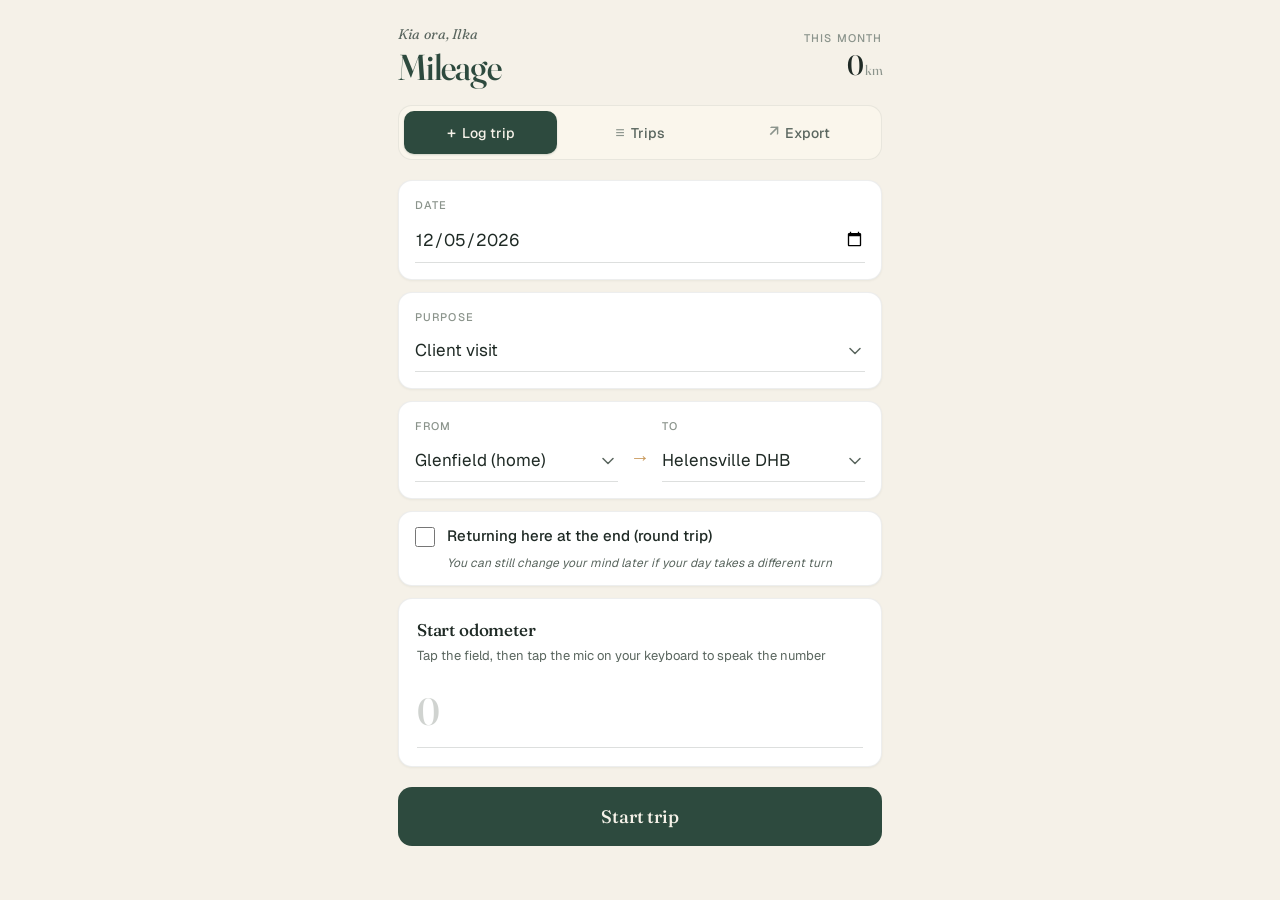
<file: index.html>
<!DOCTYPE html>
<html lang="en">
<head>
  <meta charset="UTF-8" />
  <meta name="viewport" content="width=device-width, initial-scale=1.0, viewport-fit=cover, user-scalable=no" />
  <meta name="theme-color" content="#2d4a3e" />
  <meta name="apple-mobile-web-app-capable" content="yes" />
  <meta name="apple-mobile-web-app-status-bar-style" content="black-translucent" />
  <meta name="apple-mobile-web-app-title" content="Mileage" />
  <link rel="manifest" href="manifest.json" />
  <link rel="apple-touch-icon" href="icon-192.png" />
  <link rel="stylesheet" href="styles.css" />
  <title>Mileage</title>
</head>
<body>
  <div class="app">

    <header class="header">
      <div class="header-inner">
        <div>
          <p class="kia-ora">Kia ora, Ilka</p>
          <h1 class="logo">Mileage</h1>
        </div>
        <div class="month-stat">
          <p class="month-label" id="month-label">This month</p>
          <p class="month-total" id="month-total">0<span class="km-unit">km</span></p>
        </div>
      </div>
    </header>

    <nav class="tabs" role="tablist">
      <button class="tab active" data-tab="log" role="tab" aria-selected="true">
        <span class="tab-icon">+</span>
        <span>Log trip</span>
      </button>
      <button class="tab" data-tab="trips" role="tab" aria-selected="false">
        <span class="tab-icon">≡</span>
        <span>Trips</span>
      </button>
      <button class="tab" data-tab="export" role="tab" aria-selected="false">
        <span class="tab-icon">↗</span>
        <span>Export</span>
      </button>
    </nav>

    <main class="view active" id="view-log" role="tabpanel">

      <!-- TRIP IN PROGRESS BANNER -->
      <div class="trip-in-progress" id="trip-in-progress" hidden>
        <div class="tip-header">
          <div class="tip-pulse"></div>
          <p class="tip-label">Trip in progress</p>
        </div>
        <p class="tip-route" id="tip-route">—</p>
        <p class="tip-legs" id="tip-legs" hidden></p>
        <div class="tip-stats">
          <div class="tip-stat">
            <span class="tip-stat-label">Started</span>
            <span class="tip-stat-value" id="tip-started">—</span>
          </div>
          <div class="tip-stat">
            <span class="tip-stat-label" id="tip-odo-label">Start odo</span>
            <span class="tip-stat-value" id="tip-current-odo">—</span>
          </div>
        </div>
      </div>

      <!-- START TRIP FORM -->
      <div class="form-section" id="start-form">
        <div class="card">
          <label class="field-label">Date</label>
          <input type="date" id="trip-date" class="input input-date" />
        </div>

        <div class="card">
          <label class="field-label">Purpose</label>
          <select id="trip-purpose" class="input input-select"></select>
          <div class="custom-field" id="custom-purpose-wrap" hidden>
            <input type="text" id="custom-purpose" class="input input-custom" placeholder="Type or speak the purpose" autocomplete="off" />
            <p class="custom-hint">This will be saved for next time</p>
          </div>
        </div>

        <div class="card card-route">
          <div class="route-row">
            <label class="field-label">From</label>
            <select id="trip-from" class="input input-select"></select>
            <div class="custom-field" id="custom-from-wrap" hidden>
              <input type="text" id="custom-from" class="input input-custom" placeholder="Type or speak from where" autocomplete="off" />
            </div>
          </div>
          <div class="route-divider">
            <span class="route-arrow">→</span>
          </div>
          <div class="route-row">
            <label class="field-label">To</label>
            <select id="trip-to" class="input input-select"></select>
            <div class="custom-field" id="custom-to-wrap" hidden>
              <input type="text" id="custom-to" class="input input-custom" placeholder="Type or speak destination" autocomplete="off" />
            </div>
          </div>
        </div>

        <div class="card card-roundtrip">
          <label class="checkbox-row">
            <input type="checkbox" id="round-trip-check" class="checkbox" />
            <span class="checkbox-label">Returning here at the end (round trip)</span>
          </label>
          <p class="checkbox-hint">You can still change your mind later if your day takes a different turn</p>
        </div>

        <div class="card card-odometer">
          <p class="card-title">Start odometer</p>
          <p class="card-hint" id="start-odo-hint">Tap the field, then tap the mic on your keyboard to speak the number</p>
          <input type="text" inputmode="text" id="odo-start" class="input input-odo-big" placeholder="0" autocomplete="off" autocorrect="off" />

          <div class="reason-wrap" id="reason-wrap" hidden>
            <label class="field-label">Why is this different?</label>
            <select id="reason-select" class="input input-select">
              <option value="">Pick a reason</option>
              <option>Someone else drove the vehicle</option>
              <option>Personal use</option>
              <option>Forgot to log a previous trip</option>
              <option>Vehicle was serviced</option>
              <option>Other</option>
            </select>
            <input type="text" id="reason-other" class="input input-custom" placeholder="Explain" autocomplete="off" hidden />
          </div>
        </div>

        <button class="btn-save" id="btn-start-trip">
          Start trip
        </button>
      </div>

      <!-- FINISH / ADD STOP FORM -->
      <div class="form-section" id="finish-form" hidden>
        <div class="card card-odometer">
          <p class="card-title" id="finish-odo-title">End odometer</p>
          <p class="card-hint">Tap the field, then tap the mic on your keyboard to speak the number</p>
          <input type="text" inputmode="text" id="odo-end" class="input input-odo-big" placeholder="0" autocomplete="off" autocorrect="off" />

          <div class="distance-display" id="distance-display">
            <span class="distance-label" id="distance-label">Distance</span>
            <span class="distance-value" id="distance-value">—</span>
          </div>
        </div>

        <!-- Add stop section (shown when adding a stop, not finishing) -->
        <div class="card" id="add-stop-form" hidden>
          <label class="field-label">Next destination</label>
          <select id="next-to" class="input input-select"></select>
          <div class="custom-field" id="custom-next-to-wrap" hidden>
            <input type="text" id="custom-next-to" class="input input-custom" placeholder="Type or speak destination" autocomplete="off" />
          </div>
        </div>

        <button class="btn-save" id="btn-finish-trip">
          Finish trip
        </button>

        <button class="btn-secondary" id="btn-add-stop">
          Add a stop instead
        </button>

        <button class="btn-cancel" id="btn-cancel-trip">
          Cancel this trip
        </button>
      </div>

      <div class="toast" id="toast"></div>

    </main>

    <main class="view" id="view-trips" role="tabpanel">
      <div class="trips-header">
        <h2>All trips</h2>
        <p class="trips-summary" id="trips-summary">0 trips logged</p>
      </div>
      <div class="trips-list" id="trips-list"></div>
    </main>

    <main class="view" id="view-export" role="tabpanel">
      <div class="card">
        <h2 class="export-title">Send your log</h2>
        <p class="export-blurb">Pick a month and choose how to send it. The spreadsheet is sorted by date, ready to hand over.</p>

        <label class="field-label">Month</label>
        <select id="export-month" class="input input-select"></select>

        <p class="export-preview" id="export-preview"></p>

        <button class="btn-export" id="btn-csv">
          <span class="btn-export-label">Download spreadsheet</span>
          <span class="btn-export-sub">CSV — opens in Excel or Numbers</span>
        </button>

        <button class="btn-export btn-export-secondary" id="btn-email">
          <span class="btn-export-label">Email to Vikram</span>
          <span class="btn-export-sub">Opens your mail app with it ready to go</span>
        </button>
      </div>

      <div class="card">
        <p class="card-title">Saved custom destinations</p>
        <p class="card-hint">Places you've added with "Other". Tap × to remove any you don't need anymore.</p>
        <div id="customs-list" class="customs-list"></div>
      </div>

      <div class="card card-danger">
        <p class="card-title">Clear all data</p>
        <p class="card-hint">This wipes every trip from this phone. There's no backup.</p>
        <button class="btn-danger" id="btn-clear">Clear everything</button>
      </div>
    </main>

  </div>

  <script src="app.js"></script>
</body>
</html>
</file>
<file: styles.css>
/* ============================================
   Mileage — warm, grounded, calm
   Designed for one-handed use on iPhone
   ============================================ */

@import url('https://fonts.googleapis.com/css2?family=Fraunces:opsz,wght@9..144,400;9..144,500;9..144,600&family=Geist:wght@400;500;600&display=swap');

:root {
  --bg: #f5f1e8;
  --bg-card: #ffffff;
  --bg-elevated: #faf6ec;
  --ink: #1f2a25;
  --ink-soft: #5a665f;
  --ink-faint: #8b948c;
  --moss: #2d4a3e;
  --moss-light: #e8efe9;
  --rust: #b8593a;
  --gold: #c89758;
  --line: rgba(31, 42, 37, 0.08);
  --line-strong: rgba(31, 42, 37, 0.15);
  --danger: #a04040;
  --shadow-soft: 0 1px 3px rgba(31, 42, 37, 0.04), 0 1px 2px rgba(31, 42, 37, 0.02);
  --radius: 14px;
  --radius-lg: 20px;
}

* {
  box-sizing: border-box;
  -webkit-tap-highlight-color: transparent;
}

html, body {
  margin: 0;
  padding: 0;
  background: var(--bg);
  color: var(--ink);
  font-family: 'Geist', -apple-system, BlinkMacSystemFont, sans-serif;
  font-size: 16px;
  line-height: 1.5;
  -webkit-font-smoothing: antialiased;
  -moz-osx-font-smoothing: grayscale;
  overscroll-behavior: none;
}

body {
  min-height: 100vh;
  min-height: 100dvh;
  padding: env(safe-area-inset-top) env(safe-area-inset-right) env(safe-area-inset-bottom) env(safe-area-inset-left);
}

.app {
  max-width: 520px;
  margin: 0 auto;
  padding: 0 18px 32px;
}

/* ============================================
   Header
   ============================================ */
.header {
  padding: 24px 0 20px;
}

.header-inner {
  display: flex;
  justify-content: space-between;
  align-items: flex-start;
  gap: 16px;
}

.kia-ora {
  font-family: 'Fraunces', serif;
  font-size: 14px;
  font-weight: 400;
  font-style: italic;
  color: var(--ink-soft);
  margin: 0 0 4px;
  letter-spacing: 0.01em;
}

.logo {
  font-family: 'Fraunces', serif;
  font-size: 36px;
  font-weight: 500;
  font-variation-settings: 'opsz' 144;
  letter-spacing: -0.02em;
  margin: 0;
  color: var(--moss);
  line-height: 1;
}

.month-stat {
  text-align: right;
  padding-top: 6px;
}

.month-label {
  font-size: 11px;
  text-transform: uppercase;
  letter-spacing: 0.1em;
  color: var(--ink-faint);
  margin: 0 0 4px;
  font-weight: 500;
}

.month-total {
  font-family: 'Fraunces', serif;
  font-size: 28px;
  font-weight: 500;
  font-variation-settings: 'opsz' 144;
  color: var(--ink);
  margin: 0;
  line-height: 1;
  letter-spacing: -0.02em;
}

.km-unit {
  font-size: 14px;
  color: var(--ink-faint);
  margin-left: 2px;
  font-weight: 400;
}

/* ============================================
   Tabs
   ============================================ */
.tabs {
  display: flex;
  gap: 6px;
  background: var(--bg-elevated);
  padding: 5px;
  border-radius: 14px;
  margin-bottom: 20px;
  border: 0.5px solid var(--line);
}

.tab {
  flex: 1;
  background: transparent;
  border: none;
  padding: 11px 8px;
  font-family: inherit;
  font-size: 14px;
  font-weight: 500;
  color: var(--ink-soft);
  cursor: pointer;
  border-radius: 10px;
  display: flex;
  align-items: center;
  justify-content: center;
  gap: 6px;
  transition: all 0.2s ease;
}

.tab-icon {
  font-size: 16px;
  color: var(--ink-faint);
  transition: color 0.2s;
}

.tab.active {
  background: var(--moss);
  color: #f5f1e8;
  box-shadow: 0 1px 2px rgba(45, 74, 62, 0.2);
}

.tab.active .tab-icon {
  color: #f5f1e8;
}

/* ============================================
   Views
   ============================================ */
.view {
  display: none;
  animation: fadeIn 0.3s ease;
}

.view.active {
  display: block;
}

@keyframes fadeIn {
  from { opacity: 0; transform: translateY(4px); }
  to { opacity: 1; transform: translateY(0); }
}

/* ============================================
   Cards
   ============================================ */
.card {
  background: var(--bg-card);
  border: 0.5px solid var(--line);
  border-radius: var(--radius);
  padding: 16px;
  margin-bottom: 12px;
  box-shadow: var(--shadow-soft);
}

.card-route {
  display: grid;
  grid-template-columns: 1fr auto 1fr;
  align-items: end;
  gap: 12px;
}

.card-odometer {
  padding: 18px;
}

.card-danger {
  background: #fdf6f4;
  border-color: rgba(160, 64, 64, 0.15);
}

.card-title {
  font-family: 'Fraunces', serif;
  font-size: 17px;
  font-weight: 500;
  color: var(--ink);
  margin: 0 0 4px;
  letter-spacing: -0.01em;
}

.card-hint {
  font-size: 13px;
  color: var(--ink-soft);
  margin: 0 0 14px;
  line-height: 1.45;
}

/* ============================================
   Inputs
   ============================================ */
.field-label {
  display: block;
  font-size: 11px;
  text-transform: uppercase;
  letter-spacing: 0.1em;
  color: var(--ink-faint);
  font-weight: 500;
  margin-bottom: 6px;
}

.input {
  width: 100%;
  background: transparent;
  border: none;
  border-bottom: 1.5px solid var(--line-strong);
  padding: 8px 0 10px;
  font-family: inherit;
  font-size: 17px;
  color: var(--ink);
  outline: none;
  transition: border-color 0.2s;
  border-radius: 0;
  -webkit-appearance: none;
  appearance: none;
}

.input:focus {
  border-bottom-color: var(--moss);
}

.input-date,
.input-select {
  background-image: none;
}

.input-select {
  background-color: transparent;
  padding-right: 24px;
  background-image: url("data:image/svg+xml,%3Csvg xmlns='http://www.w3.org/2000/svg' width='12' height='8' viewBox='0 0 12 8' fill='none'%3E%3Cpath d='M1 1.5L6 6.5L11 1.5' stroke='%235a665f' stroke-width='1.5' stroke-linecap='round' stroke-linejoin='round'/%3E%3C/svg%3E");
  background-repeat: no-repeat;
  background-position: right 4px center;
}

/* Odometer specific */
.odo-grid {
  display: grid;
  grid-template-columns: 1fr 1fr;
  gap: 16px;
  margin-bottom: 16px;
}

.input-odo {
  font-family: 'Fraunces', serif;
  font-size: 28px;
  font-weight: 500;
  font-variation-settings: 'opsz' 144;
  letter-spacing: -0.01em;
  padding: 4px 0 8px;
}

.input-odo::placeholder {
  color: var(--ink-faint);
  opacity: 0.5;
}

/* Distance display */
.distance-display {
  background: var(--moss-light);
  border-radius: 10px;
  padding: 12px 16px;
  display: flex;
  justify-content: space-between;
  align-items: center;
  margin-top: 4px;
  transition: all 0.2s ease;
}

.distance-display.error {
  background: #fdf0eb;
}

.distance-label {
  font-size: 12px;
  text-transform: uppercase;
  letter-spacing: 0.1em;
  color: var(--moss);
  font-weight: 500;
}

.distance-display.error .distance-label {
  color: var(--rust);
}

.distance-value {
  font-family: 'Fraunces', serif;
  font-size: 22px;
  font-weight: 500;
  font-variation-settings: 'opsz' 144;
  color: var(--moss);
  letter-spacing: -0.01em;
}

.distance-display.error .distance-value {
  color: var(--rust);
  font-size: 13px;
  font-family: inherit;
  font-weight: 400;
  text-transform: none;
  letter-spacing: 0;
}

/* Route arrow */
.route-divider {
  padding-bottom: 10px;
}

.route-arrow {
  color: var(--gold);
  font-size: 20px;
  font-family: 'Fraunces', serif;
}

/* ============================================
   Buttons
   ============================================ */
.btn-save {
  width: 100%;
  background: var(--moss);
  color: #f5f1e8;
  border: none;
  padding: 18px;
  font-family: 'Fraunces', serif;
  font-size: 18px;
  font-weight: 500;
  border-radius: var(--radius);
  cursor: pointer;
  margin-top: 8px;
  letter-spacing: -0.01em;
  transition: transform 0.1s, background 0.2s;
  -webkit-appearance: none;
  appearance: none;
}

.btn-save:active {
  transform: scale(0.98);
  background: #1f3a30;
}

.btn-export {
  width: 100%;
  background: var(--moss);
  color: #f5f1e8;
  border: none;
  padding: 16px 18px;
  font-family: inherit;
  border-radius: var(--radius);
  cursor: pointer;
  margin-top: 12px;
  text-align: left;
  transition: transform 0.1s, background 0.2s;
  -webkit-appearance: none;
  appearance: none;
  display: block;
}

.btn-export:active {
  transform: scale(0.98);
}

.btn-export-label {
  display: block;
  font-family: 'Fraunces', serif;
  font-size: 17px;
  font-weight: 500;
  margin-bottom: 2px;
}

.btn-export-sub {
  display: block;
  font-size: 12px;
  opacity: 0.75;
}

.btn-export-secondary {
  background: var(--bg-card);
  color: var(--moss);
  border: 1px solid var(--moss);
}

.btn-danger {
  background: transparent;
  color: var(--danger);
  border: 1px solid rgba(160, 64, 64, 0.3);
  padding: 12px 16px;
  font-family: inherit;
  font-size: 14px;
  font-weight: 500;
  border-radius: 10px;
  cursor: pointer;
  width: 100%;
  margin-top: 8px;
  -webkit-appearance: none;
  appearance: none;
}

/* ============================================
   Trip in progress banner
   ============================================ */
.trip-in-progress {
  background: var(--moss);
  color: #f5f1e8;
  border-radius: var(--radius);
  padding: 18px 20px;
  margin-bottom: 16px;
  box-shadow: 0 2px 8px rgba(45, 74, 62, 0.18);
}

.tip-header {
  display: flex;
  align-items: center;
  gap: 10px;
  margin-bottom: 14px;
}

.tip-pulse {
  width: 10px;
  height: 10px;
  border-radius: 50%;
  background: var(--gold);
  box-shadow: 0 0 0 0 rgba(200, 151, 88, 0.6);
  animation: pulse 2s infinite;
}

@keyframes pulse {
  0% { box-shadow: 0 0 0 0 rgba(200, 151, 88, 0.6); }
  70% { box-shadow: 0 0 0 8px rgba(200, 151, 88, 0); }
  100% { box-shadow: 0 0 0 0 rgba(200, 151, 88, 0); }
}

.tip-label {
  font-size: 11px;
  text-transform: uppercase;
  letter-spacing: 0.12em;
  font-weight: 500;
  margin: 0;
  color: var(--gold);
}

.tip-route {
  font-family: 'Fraunces', serif;
  font-size: 22px;
  font-weight: 500;
  margin: 0 0 14px;
  letter-spacing: -0.02em;
  line-height: 1.2;
}

.tip-stats {
  display: grid;
  grid-template-columns: 1fr 1fr;
  gap: 16px;
  padding-top: 12px;
  border-top: 0.5px solid rgba(245, 241, 232, 0.15);
}

.tip-stat {
  display: flex;
  flex-direction: column;
  gap: 4px;
}

.tip-stat-label {
  font-size: 10px;
  text-transform: uppercase;
  letter-spacing: 0.1em;
  font-weight: 500;
  opacity: 0.7;
}

.tip-stat-value {
  font-family: 'Fraunces', serif;
  font-size: 18px;
  font-weight: 500;
  letter-spacing: -0.01em;
}

/* ============================================
   Big single odometer input (for one-at-a-time entry)
   ============================================ */
.input-odo-big {
  font-family: 'Fraunces', serif;
  font-size: 38px;
  font-weight: 500;
  font-variation-settings: 'opsz' 144;
  letter-spacing: -0.02em;
  padding: 8px 0 12px;
  width: 100%;
  text-align: left;
}

.input-odo-big::placeholder {
  color: var(--ink-faint);
  opacity: 0.4;
}

.mic-hint {
  font-size: 12px;
  color: var(--ink-soft);
  margin: 10px 0 0;
  font-style: italic;
}

/* ============================================
   Round trip checkbox card
   ============================================ */
.card-roundtrip {
  padding: 14px 16px;
}

.checkbox-row {
  display: flex;
  align-items: flex-start;
  gap: 12px;
  cursor: pointer;
}

.checkbox {
  flex-shrink: 0;
  width: 20px;
  height: 20px;
  margin: 0;
  margin-top: 1px;
  accent-color: var(--moss);
  cursor: pointer;
}

.checkbox-label {
  font-size: 15px;
  color: var(--ink);
  font-weight: 500;
  line-height: 1.35;
}

.checkbox-hint {
  font-size: 12px;
  color: var(--ink-soft);
  margin: 8px 0 0;
  padding-left: 32px;
  font-style: italic;
  line-height: 1.4;
}

/* ============================================
   Custom "Other" text fields
   ============================================ */
.custom-field {
  margin-top: 10px;
  padding-top: 10px;
  border-top: 0.5px dashed var(--line-strong);
}

.input-custom {
  width: 100%;
  font-size: 15px;
  padding: 6px 0 8px;
}

.custom-hint {
  font-size: 11px;
  color: var(--ink-soft);
  margin: 4px 0 0;
  font-style: italic;
}

/* ============================================
   Reason for odometer override
   ============================================ */
.reason-wrap {
  margin-top: 14px;
  padding: 12px 14px;
  background: #fdf6f4;
  border: 0.5px solid rgba(160, 64, 64, 0.2);
  border-radius: 10px;
}

.reason-wrap .field-label {
  margin-bottom: 6px;
}

.reason-wrap .input-custom {
  margin-top: 8px;
}

/* ============================================
   Secondary button (for "Add a stop")
   ============================================ */
.btn-secondary {
  width: 100%;
  background: var(--bg-card);
  color: var(--moss);
  border: 1px solid var(--moss);
  padding: 14px;
  font-family: 'Fraunces', serif;
  font-size: 16px;
  font-weight: 500;
  border-radius: var(--radius);
  cursor: pointer;
  margin-top: 8px;
  letter-spacing: -0.01em;
  transition: transform 0.1s, background 0.2s;
  -webkit-appearance: none;
  appearance: none;
}

.btn-secondary:active {
  transform: scale(0.98);
  background: var(--moss-light);
}

/* ============================================
   Multi-leg trip in progress legs display
   ============================================ */
.tip-legs {
  font-size: 12px;
  color: rgba(245, 241, 232, 0.8);
  margin: 4px 0 14px;
  line-height: 1.5;
  padding: 8px 10px;
  background: rgba(245, 241, 232, 0.08);
  border-radius: 8px;
  font-family: 'Geist', sans-serif;
}

/* ============================================
   Trip reason warning (in trips list)
   ============================================ */
.trip-reason {
  font-size: 11px;
  color: var(--rust);
  margin-top: 4px;
  font-style: italic;
  line-height: 1.4;
}

/* ============================================
   Saved customs (chips)
   ============================================ */
.customs-list {
  margin-top: 4px;
}

.customs-section {
  margin-bottom: 14px;
}

.customs-section:last-child {
  margin-bottom: 0;
}

.customs-section-label {
  font-size: 11px;
  text-transform: uppercase;
  letter-spacing: 0.1em;
  color: var(--ink-faint);
  font-weight: 500;
  margin: 0 0 8px;
}

.customs-chips {
  display: flex;
  flex-wrap: wrap;
  gap: 6px;
}

.custom-chip {
  display: inline-flex;
  align-items: center;
  gap: 4px;
  background: var(--moss-light);
  color: var(--moss);
  padding: 5px 6px 5px 10px;
  border-radius: 14px;
  font-size: 13px;
  font-weight: 500;
}

.chip-x {
  background: transparent;
  border: none;
  color: var(--moss);
  font-size: 16px;
  cursor: pointer;
  padding: 0 4px;
  line-height: 1;
  border-radius: 50%;
  opacity: 0.6;
  -webkit-appearance: none;
  appearance: none;
}

.chip-x:active {
  opacity: 1;
  color: var(--danger);
}

.empty-customs {
  font-size: 13px;
  color: var(--ink-soft);
  font-style: italic;
  margin: 0;
}

/* ============================================
   Cancel button
   ============================================ */
.btn-cancel {
  width: 100%;
  background: transparent;
  color: var(--ink-soft);
  border: none;
  padding: 14px;
  font-family: inherit;
  font-size: 14px;
  font-weight: 500;
  cursor: pointer;
  margin-top: 4px;
  text-decoration: underline;
  text-underline-offset: 3px;
  -webkit-appearance: none;
  appearance: none;
}

.btn-cancel:active {
  color: var(--danger);
}

.form-section {
  display: block;
}

.form-section[hidden] {
  display: none;
}

/* ============================================
   Trips list
   ============================================ */
.trips-header {
  padding: 8px 4px 16px;
  display: flex;
  justify-content: space-between;
  align-items: baseline;
}

.trips-header h2 {
  font-family: 'Fraunces', serif;
  font-size: 22px;
  font-weight: 500;
  margin: 0;
  color: var(--ink);
  letter-spacing: -0.02em;
}

.trips-summary {
  font-size: 13px;
  color: var(--ink-soft);
  margin: 0;
}

.trips-list {
  display: flex;
  flex-direction: column;
  gap: 8px;
}

.trip-item {
  background: var(--bg-card);
  border: 0.5px solid var(--line);
  border-radius: var(--radius);
  padding: 14px 16px;
  display: grid;
  grid-template-columns: auto 1fr auto auto;
  align-items: center;
  gap: 14px;
  box-shadow: var(--shadow-soft);
}

.trip-date-block {
  text-align: center;
  min-width: 38px;
  padding-right: 12px;
  border-right: 0.5px solid var(--line);
}

.trip-day {
  font-family: 'Fraunces', serif;
  font-size: 22px;
  font-weight: 500;
  color: var(--ink);
  line-height: 1;
  letter-spacing: -0.02em;
}

.trip-month {
  font-size: 10px;
  text-transform: uppercase;
  letter-spacing: 0.1em;
  color: var(--ink-faint);
  margin-top: 4px;
  font-weight: 500;
}

.trip-info {
  min-width: 0;
}

.trip-route {
  font-size: 14px;
  font-weight: 500;
  color: var(--ink);
  white-space: nowrap;
  overflow: hidden;
  text-overflow: ellipsis;
}

.trip-purpose {
  font-size: 12px;
  color: var(--ink-soft);
  margin-top: 2px;
  white-space: nowrap;
  overflow: hidden;
  text-overflow: ellipsis;
}

.trip-distance {
  font-family: 'Fraunces', serif;
  font-size: 17px;
  font-weight: 500;
  color: var(--moss);
  letter-spacing: -0.01em;
  white-space: nowrap;
}

.trip-distance-unit {
  font-size: 11px;
  color: var(--ink-faint);
  font-family: 'Geist', sans-serif;
  margin-left: 1px;
}

.trip-delete {
  background: transparent;
  border: none;
  color: var(--ink-faint);
  font-size: 18px;
  cursor: pointer;
  padding: 4px 6px;
  line-height: 1;
  -webkit-appearance: none;
  appearance: none;
}

.trip-delete:active {
  color: var(--danger);
}

/* Empty states */
.empty-state {
  text-align: center;
  padding: 48px 20px;
  color: var(--ink-soft);
}

.empty-state-icon {
  font-family: 'Fraunces', serif;
  font-size: 48px;
  color: var(--gold);
  margin-bottom: 12px;
  display: block;
}

.empty-state-text {
  font-family: 'Fraunces', serif;
  font-size: 17px;
  font-style: italic;
  margin: 0;
}

/* ============================================
   Export view
   ============================================ */
.export-title {
  font-family: 'Fraunces', serif;
  font-size: 22px;
  font-weight: 500;
  margin: 0 0 8px;
  color: var(--ink);
  letter-spacing: -0.02em;
}

.export-blurb {
  font-size: 14px;
  color: var(--ink-soft);
  margin: 0 0 18px;
  line-height: 1.5;
}

.export-preview {
  margin: 16px 0;
  padding: 12px 14px;
  background: var(--moss-light);
  border-radius: 10px;
  font-size: 13px;
  color: var(--moss);
  font-weight: 500;
}

/* ============================================
   Toast
   ============================================ */
.toast {
  position: fixed;
  bottom: 24px;
  left: 50%;
  transform: translateX(-50%) translateY(80px);
  background: var(--moss);
  color: #f5f1e8;
  padding: 12px 22px;
  border-radius: 24px;
  font-size: 14px;
  font-weight: 500;
  box-shadow: 0 4px 16px rgba(45, 74, 62, 0.25);
  opacity: 0;
  transition: transform 0.3s ease, opacity 0.3s ease;
  z-index: 100;
  pointer-events: none;
}

.toast.show {
  transform: translateX(-50%) translateY(0);
  opacity: 1;
}
</file>
